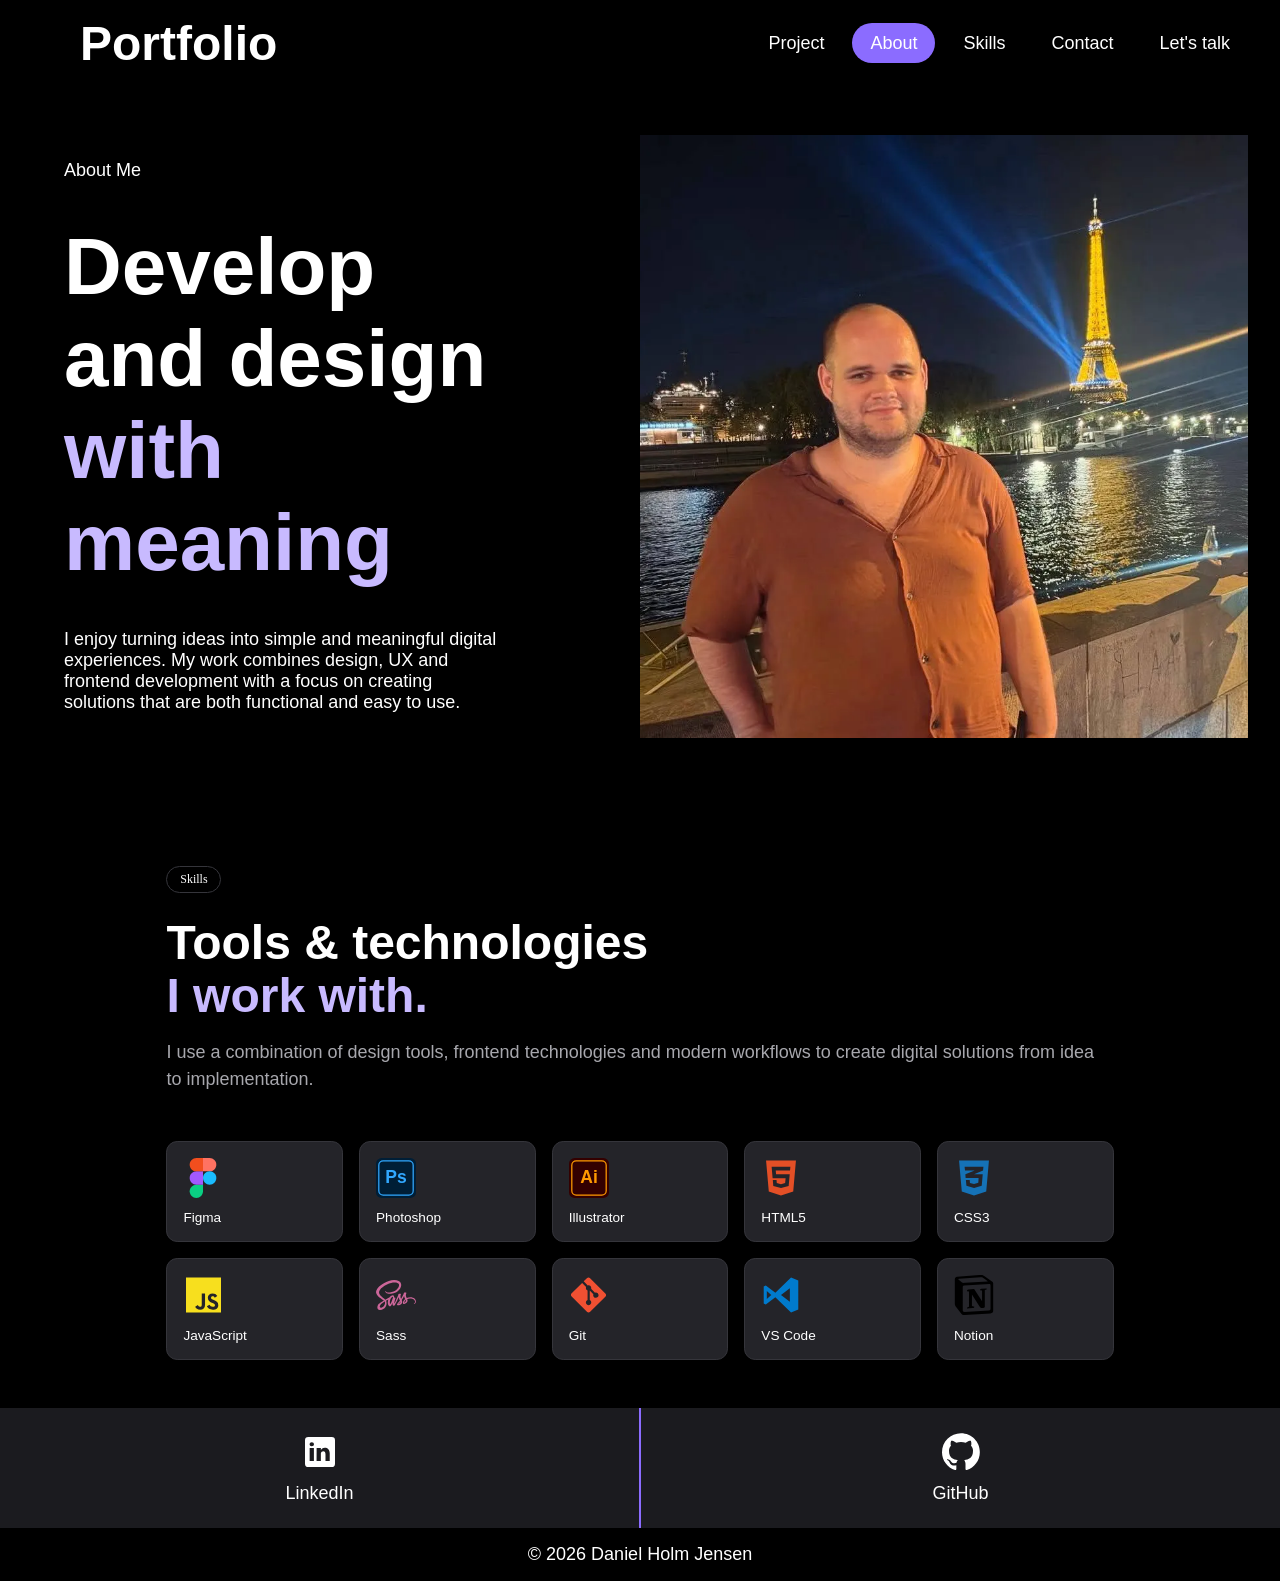
<file: about.html>
<!DOCTYPE html>
<html lang="en">

<head>
    <meta charset="UTF-8">
    <meta name="viewport" content="width=device-width, initial-scale=1.0">

    <title>Portfolio | Daniel Holm Jensen</title>

    <link rel="stylesheet" href="/scss/style.css">
</head>

<body class="aboutme-page">

    <header>

        <h2 class="portfolio"><a href="index.html">Portfolio</a></h2>

        <button
            class="menu-button"
            aria-label="Open menu"
            aria-expanded="false"
        >
            <span></span>
            <span></span>
            <span></span>
        </button>

        <nav aria-label="Main navigation">

            <ul>
                <li><a href="projects.html">Project</a></li>
                <li><a href="about.html">About</a></li>
                <li><a href="about.html#skills">Skills</a></li>
                <li><a href="contact.html">Contact</a></li>
                <li><a href="contact.html">Let's talk</a></li>
            </ul>

            <span class="nav-markering"></span>

        </nav>

    </header>


    <main>

        <div class="aboutme-top">

            <div class="aboutme-text">

                <p>About Me</p>

                <h1>
                    Develop and design
                    <span>with meaning</span>
                </h1>

                <p>
                    I enjoy turning ideas into simple and meaningful digital experiences.
                    My work combines design, UX and frontend development with a focus on
                    creating solutions that are both functional and easy to use.
                </p>

            </div>


            <div class="aboutme-image">

                <img
                    src="/img/pfp.webp"
                    alt="Daniel Holm Jensen"
                >

            </div>

        </div>


        <div class="skill-main">

            <section class="skills" id="skills">

                <span class="skills-label">Skills</span>

                <div class="skills-intro">

                    <h2>
                        Tools & technologies<br>
                        <span>I work with.</span>
                    </h2>

                    <p>
                        I use a combination of design tools, frontend technologies and
                        modern workflows to create digital solutions from idea to implementation.
                    </p>

                </div>


                <div class="skills-grid">

                    <div class="skill-card">
                        <img src="/img/figma.svg" alt="Figma logo">
                        <p>Figma</p>
                    </div>

                    <div class="skill-card">
                        <img src="/img/photoshop.svg" alt="Photoshop logo">
                        <p>Photoshop</p>
                    </div>

                    <div class="skill-card">
                        <img src="/img/illustrator.svg" alt="Illustrator logo">
                        <p>Illustrator</p>
                    </div>

                    <div class="skill-card">
                        <img src="/img/html.svg" alt="HTML5 logo">
                        <p>HTML5</p>
                    </div>

                    <div class="skill-card">
                        <img src="/img/css.svg" alt="CSS3 logo">
                        <p>CSS3</p>
                    </div>

                    <div class="skill-card">
                        <img src="/img/javascript.svg" alt="JavaScript logo">
                        <p>JavaScript</p>
                    </div>

                    <div class="skill-card">
                        <img src="/img/sass.svg" alt="Sass logo">
                        <p>Sass</p>
                    </div>

                    <div class="skill-card">
                        <img src="/img/git.svg" alt="Git logo">
                        <p>Git</p>
                    </div>

                    <div class="skill-card">
                        <img src="/img/vscode.svg" alt="Visual Studio Code logo">
                        <p>VS Code</p>
                    </div>

                    <div class="skill-card">
                        <img src="/img/notion.svg" alt="Notion logo">
                        <p>Notion</p>
                    </div>

                </div>

            </section>

        </div>

    </main>


    <footer>

        <div class="footer-links">

            <a
                class="footer-box"
                href="https://www.linkedin.com/in/daniel-holm-jensen/"
                target="_blank"
                rel="noopener noreferrer"
                aria-label="Visit my LinkedIn"
            >

                <svg viewBox="0 0 24 24" aria-hidden="true">

                    <path d="M19 3A2 2 0 0 1 21 5V19A2 2 0 0 1 19 21H5A2 2 0 0 1 3 19V5A2 2 0 0 1 5 3H19M8.34 17.34V9.67H5.79V17.34H8.34M7.06 8.62C7.88 8.62 8.38 8.08 8.38 7.4C8.36 6.7 7.88 6.18 7.08 6.18C6.28 6.18 5.76 6.7 5.76 7.4C5.76 8.08 6.26 8.62 7.03 8.62H7.06M12.52 17.34V13.06C12.52 12.83 12.54 12.6 12.61 12.43C12.8 11.97 13.23 11.5 13.96 11.5C14.91 11.5 15.29 12.2 15.29 13.23V17.34H17.84V12.93C17.84 10.57 16.58 9.47 14.89 9.47C13.53 9.47 12.92 10.22 12.58 10.75H12.52V9.67H9.97C10 10.38 9.97 17.34 9.97 17.34H12.52Z"/>

                </svg>

                <span>LinkedIn</span>

            </a>


            <a
                class="footer-box"
                href="https://github.com/DanziiiiiM?tab=repositories"
                target="_blank"
                rel="noopener noreferrer"
                aria-label="Visit my GitHub"
            >

                <svg viewBox="0 0 24 24" aria-hidden="true">

                    <path d="M12 .7C5.7.7.6 5.8.6 12.1C.6 17.1 3.9 21.3 8.4 22.8C9 22.9 9.2 22.5 9.2 22.2V20C6 20.7 5.3 18.6 5.3 18.6C4.8 17.3 4 17 4 17C2.9 16.3 4.1 16.3 4.1 16.3C5.3 16.4 5.9 17.5 5.9 17.5C7 19.3 8.7 18.8 9.3 18.5C9.4 17.7 9.7 17.2 10.1 16.9C7.5 16.6 4.8 15.6 4.8 11.3C4.8 10.1 5.2 9.1 6 8.3C5.9 8 5.5 6.8 6.1 5.2C6.1 5.2 7.1 4.9 9.2 6.4C10.1 6.1 11.1 6 12 6C12.9 6 13.9 6.1 14.8 6.4C16.9 4.9 17.9 5.2 17.9 5.2C18.5 6.8 18.1 8 18 8.3C18.8 9.1 19.2 10.1 19.2 11.3C19.2 15.6 16.5 16.6 13.9 16.9C14.3 17.3 14.7 18 14.7 19.1V22.2C14.7 22.5 14.9 22.9 15.5 22.8C20 21.3 23.3 17.1 23.3 12.1C23.4 5.8 18.3.7 12 .7Z"/>

                </svg>

                <span>GitHub</span>

            </a>

        </div>


        <div class="footer-bottom">
            <p>© 2026 Daniel Holm Jensen</p>
        </div>

    </footer>


    <script type="module" src="/js/main.js"></script>

</body>

</html>
</file>
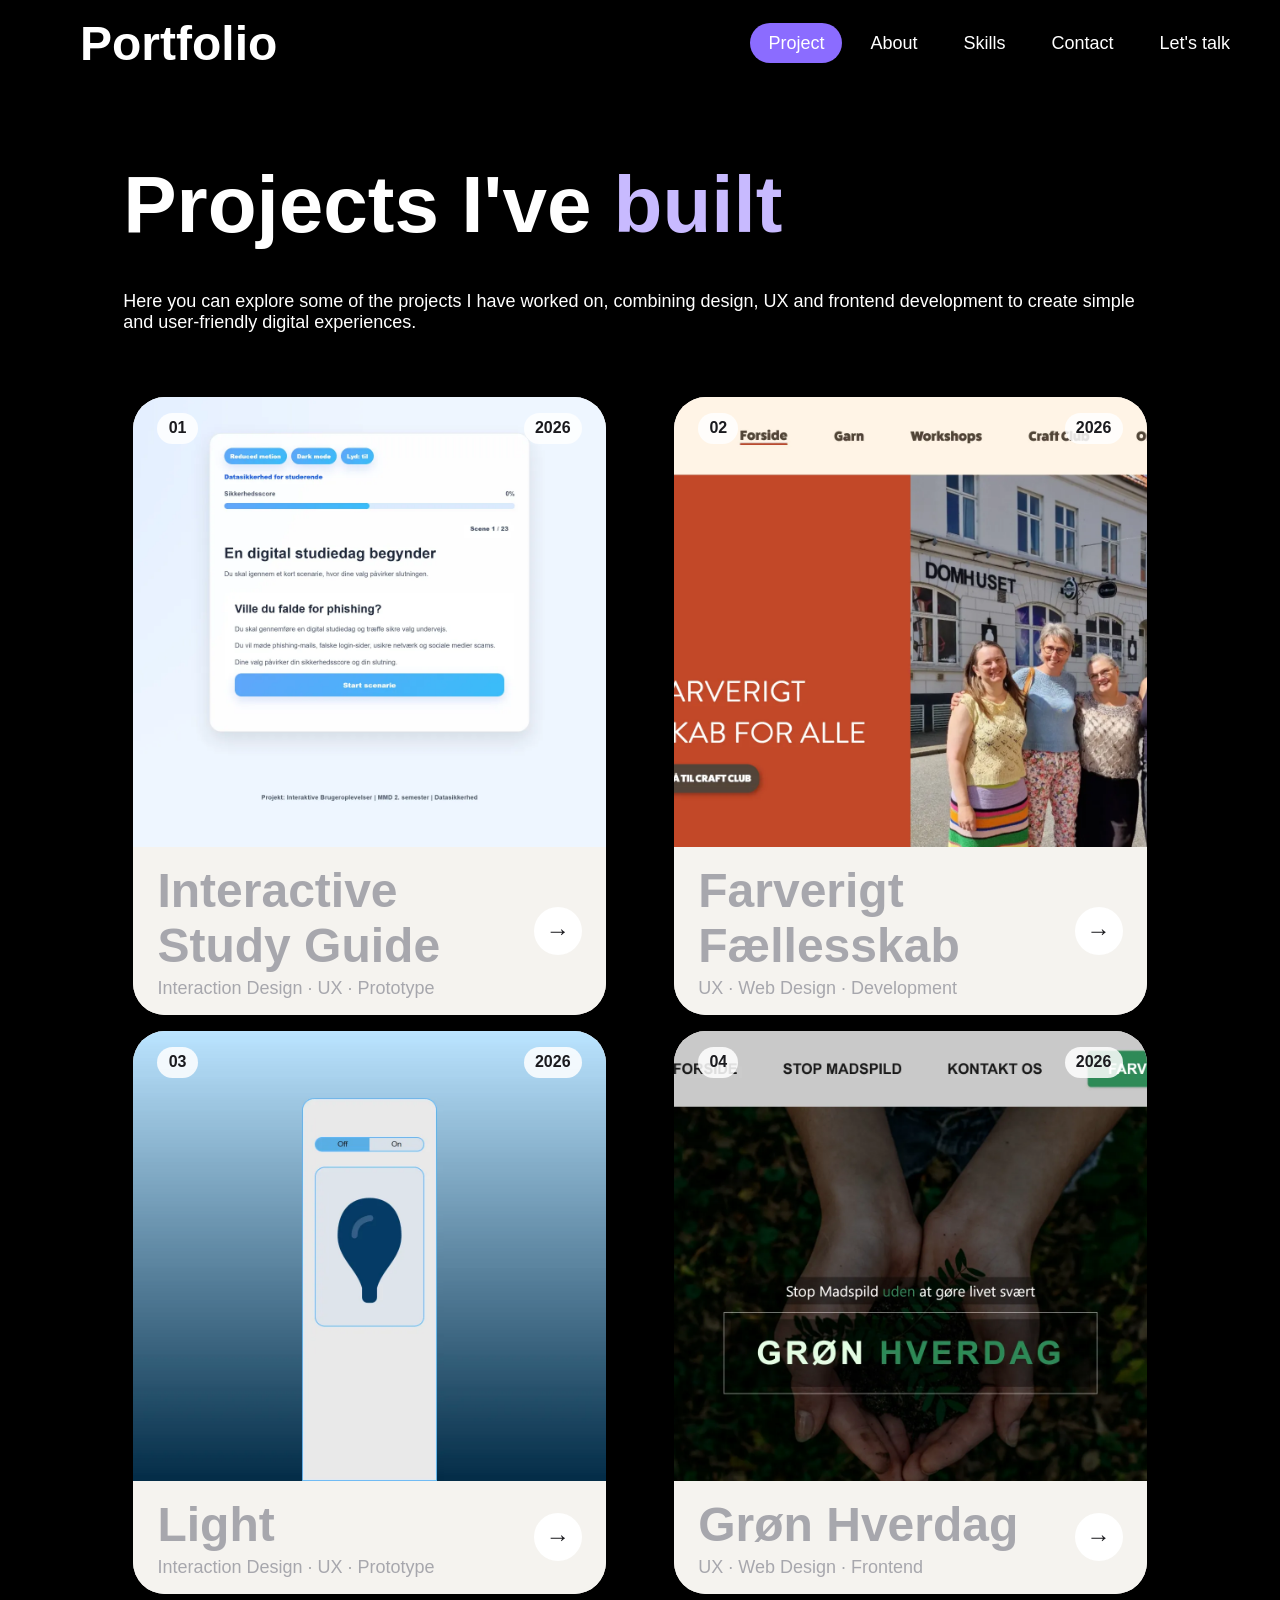
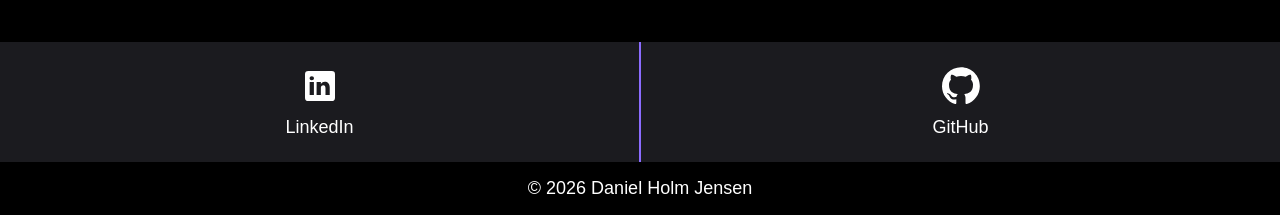
<file: projects.html>
<!DOCTYPE html>
<html lang="en">

<head>
    <meta charset="UTF-8">
    <meta name="viewport" content="width=device-width, initial-scale=1.0">

    <title>Projects | Daniel Holm Jensen</title>

    <link rel="stylesheet" href="/scss/style.css">
</head>

<body class="projects-page">

    <header>

        <h2 class="portfolio"><a href="index.html">Portfolio</a></h2>

        <button
            class="menu-button"
            aria-label="Open menu"
            aria-expanded="false"
        >
            <span></span>
            <span></span>
            <span></span>
        </button>

        <nav aria-label="Main navigation">

            <ul>
                <li><a href="projects.html">Project</a></li>
                <li><a href="about.html">About</a></li>
                <li><a href="about.html#skills">Skills</a></li>
                <li><a href="contact.html">Contact</a></li>
                <li><a href="contact.html">Let's talk</a></li>
            </ul>

            <span class="nav-markering"></span>

        </nav>

    </header>


    <main class="projects">

        <section class="text-controls-work">

            <h1>
                Projects I've <span>built</span>
            </h1>

            <p>
                Here you can explore some of the projects I have worked on,
                combining design, UX and frontend development to create simple
                and user-friendly digital experiences.
            </p>

        </section>


        <div class="case-controls">

            <!-- PROJECT 1 -->
            <article class="case">

                <div class="case-image i">

                    <div class="inside-div">
                        <p>01</p>
                        <p>2026</p>
                    </div>

                </div>

                <div class="project-bar">

                    <div class="project-info">

                        <h2>Interactive Study Guide</h2>

                        <p>
                            Interaction Design · UX · Prototype
                        </p>

                    </div>

                    <a
                        href="case-1.html"
                        class="project-arrow"
                        aria-label="View Interactive Study Guide"
                    >
                        →
                    </a>

                </div>

            </article>


            <!-- PROJECT 2 -->
            <article class="case">

                <div class="case-image ii">

                    <div class="inside-div">
                        <p>02</p>
                        <p>2026</p>
                    </div>

                </div>

                <div class="project-bar">

                    <div class="project-info">

                        <h2>Farverigt Fællesskab</h2>

                        <p>
                            UX · Web Design · Development
                        </p>

                    </div>

                    <a
                        href="case-2.html"
                        class="project-arrow"
                        aria-label="View Farverigt Fællesskab"
                    >
                        →
                    </a>

                </div>

            </article>


            <!-- PROJECT 3 -->
            <article class="case">

                <div class="case-image iii">

                    <div class="inside-div">
                        <p>03</p>
                        <p>2026</p>
                    </div>

                </div>

                <div class="project-bar">

                    <div class="project-info">

                        <h2>Light</h2>

                        <p>
                            Interaction Design · UX · Prototype
                        </p>

                    </div>

                    <a
                        href="case-3.html"
                        class="project-arrow"
                        aria-label="View Light project"
                    >
                        →
                    </a>

                </div>

            </article>


            <!-- PROJECT 4 -->
            <article class="case">

                <div class="case-image iv">

                    <div class="inside-div">
                        <p>04</p>
                        <p>2026</p>
                    </div>

                </div>

                <div class="project-bar">

                    <div class="project-info">

                        <h2>Grøn Hverdag</h2>

                        <p>
                            UX · Web Design · Frontend
                        </p>

                    </div>

                    <a
                        href="case-4.html"
                        class="project-arrow"
                        aria-label="View Grøn Hverdag"
                    >
                        →
                    </a>

                </div>

            </article>

        </div>

    </main>


    <footer>

        <div class="footer-links">

            <a
                class="footer-box"
                href="https://www.linkedin.com/in/daniel-holm-jensen/"
                target="_blank"
                rel="noopener noreferrer"
                aria-label="Visit my LinkedIn"
            >

                <svg viewBox="0 0 24 24" aria-hidden="true">
                    <path d="M19 3A2 2 0 0 1 21 5V19A2 2 0 0 1 19 21H5A2 2 0 0 1 3 19V5A2 2 0 0 1 5 3H19M8.34 17.34V9.67H5.79V17.34H8.34M7.06 8.62C7.88 8.62 8.38 8.08 8.38 7.4C8.36 6.7 7.88 6.18 7.08 6.18C6.28 6.18 5.76 6.7 5.76 7.4C5.76 8.08 6.26 8.62 7.03 8.62H7.06M12.52 17.34V13.06C12.52 12.83 12.54 12.6 12.61 12.43C12.8 11.97 13.23 11.5 13.96 11.5C14.91 11.5 15.29 12.2 15.29 13.23V17.34H17.84V12.93C17.84 10.57 16.58 9.47 14.89 9.47C13.53 9.47 12.92 10.22 12.58 10.75H12.52V9.67H9.97C10 10.38 9.97 17.34 9.97 17.34H12.52Z"/>
                </svg>

                <span>LinkedIn</span>

            </a>


            <a
                class="footer-box"
                href="https://github.com/DanziiiiiM?tab=repositories"
                target="_blank"
                rel="noopener noreferrer"
                aria-label="Visit my GitHub"
            >

                <svg viewBox="0 0 24 24" aria-hidden="true">
                    <path d="M12 .7C5.7.7.6 5.8.6 12.1C.6 17.1 3.9 21.3 8.4 22.8C9 22.9 9.2 22.5 9.2 22.2V20C6 20.7 5.3 18.6 5.3 18.6C4.8 17.3 4 17 4 17C2.9 16.3 4.1 16.3 4.1 16.3C5.3 16.4 5.9 17.5 5.9 17.5C7 19.3 8.7 18.8 9.3 18.5C9.4 17.7 9.7 17.2 10.1 16.9C7.5 16.6 4.8 15.6 4.8 11.3C4.8 10.1 5.2 9.1 6 8.3C5.9 8 5.5 6.8 6.1 5.2C6.1 5.2 7.1 4.9 9.2 6.4C10.1 6.1 11.1 6 12 6C12.9 6 13.9 6.1 14.8 6.4C16.9 4.9 17.9 5.2 17.9 5.2C18.5 6.8 18.1 8 18 8.3C18.8 9.1 19.2 10.1 19.2 11.3C19.2 15.6 16.5 16.6 13.9 16.9C14.3 17.3 14.7 18 14.7 19.1V22.2C14.7 22.5 14.9 22.9 15.5 22.8C20 21.3 23.3 17.1 23.3 12.1C23.4 5.8 18.3.7 12 .7Z"/>
                </svg>

                <span>GitHub</span>

            </a>

        </div>


        <div class="footer-bottom">

            <p>© 2026 Daniel Holm Jensen</p>

        </div>

    </footer>


    <script type="module" src="/js/main.js"></script>

</body>

</html>
</file>
<file: scss/style.css>
* {
  margin: 0;
  padding: 0;
  box-sizing: border-box;
}

/* ROOTS */
:root {
  --dark-bg: #1b1b1f;
  --light-bg: #f5f3ef;
  --white-text: #ffffff;
  --dark-text: #1b1b1f;
  --grey-text: #a7a7ad;
  --purple: #8b6cff;
  --light-purple: #c8baff;
  --dark-purple: #6547d9;
  --card-bg: #242429;
  --border: #35353b;
  --white: #ffffff;
  --black: #000000;
  --font-heading:Helvetica,Arial,sans-serif;
  --font-text:"Inter",Arial,sans-serif;
  --h1-size:2rem;
  --h2-size:1.5rem;
  --h3-size:1.25rem;
  --text-size:1rem;
}

/* TYPOGRAPHY */
h1 {
  font-family: var(--font-heading);
  font-size: var(--h1-size);
  color: var(--white-text);
}

h2 {
  font-family: var(--font-heading);
  font-size: var(--h2-size);
  color: var(--grey-text);
}

h3 {
  font-family: var(--font-heading);
  font-size: var(--h3-size);
}

p, a, button {
  font-family: var(--font-text);
  font-size: var(--text-size);
}

a {
  text-decoration: none;
  color: var(--white-text);
}

span {
  color: var(--light-purple);
}

header h2 a {
  font-size: inherit;
  font-family: inherit;
  font-weight: bold;
}

/* BODY */
body {
  background-color: var(--black);
  min-height: 100vh;
  display: flex;
  flex-direction: column;
}

/* HEADER */
header {
  display: flex;
  justify-content: space-between;
  align-items: center;
  padding: 1rem 2rem;
}

/* NAV MARKERING */
.nav-markering {
  position: absolute;
  height: 40px;
  background-color: var(--purple);
  border-radius: 20px;
  top: 0;
  left: 0;
  z-index: 1;
  transition: left 0.3s ease, width 0.3s ease;
}

/* MAIN */
main {
  flex: 1;
  padding: 1rem;
}
main h1 {
  padding: 1.5rem 1rem;
}
main p {
  color: var(--white-text);
  padding: 1rem;
}
main a {
  display: inline-block;
  background-color: var(--dark-purple);
  padding: 0.8rem;
  border-radius: 1rem;
  margin-top: 1rem;
  margin-left: 1rem;
}

/* BILLEDER */
img {
  max-width: 100%;
}

/* PROJECTS SIDEN */
.text-controls-work {
  width: 90%;
  margin: 0 auto 2rem auto;
}

.case-controls {
  display: grid;
  grid-template-columns: 1fr;
  gap: 2rem;
  width: 90%;
  margin: 0 auto;
}
.case-controls .case {
  width: 100%;
  border-radius: 2rem;
  overflow: hidden;
  background-color: var(--light-bg);
}
.case-controls .case-image {
  height: 25vh;
  background-size: cover;
  background-position: center;
  background-repeat: no-repeat;
  padding: 0 1.5rem;
}
.case-controls .i {
  background-image: url("/img/interaktiv.webp");
}
.case-controls .ii {
  background-image: url("/img/gran.webp");
}
.case-controls .iii {
  background-image: url("/img/light.webp");
}
.case-controls .iv {
  background-image: url("/img/groenhverdag.webp");
}
.case-controls .inside-div {
  display: flex;
  justify-content: space-between;
  align-items: center;
}
.case-controls .inside-div p {
  color: var(--dark-text);
  background-color: rgba(255, 255, 255, 0.85);
  padding: 0.4rem 0.7rem;
  border-radius: 1rem;
  font-size: 1rem;
  font-weight: 600;
  margin-top: 1rem;
}
.case-controls .project-bar {
  display: flex;
  justify-content: space-between;
  align-items: center;
  gap: 1rem;
  background-color: var(--light-bg);
  padding: 1rem 1.5rem;
}
.case-controls .project-info h3 {
  color: var(--dark-text);
  margin: 0;
}
.case-controls .project-info p {
  color: var(--grey-text);
  padding: 0.3rem 0 0 0;
  margin: 0;
}
.case-controls .project-arrow {
  width: 3rem;
  height: 3rem;
  min-width: 3rem;
  display: flex;
  justify-content: center;
  align-items: center;
  background-color: var(--white);
  color: var(--dark-text);
  border-radius: 50%;
  padding: 0;
  margin: 0;
  font-size: 1.5rem;
}
.case-controls .project-arrow:hover {
  background-color: var(--light-purple);
}

/* SKILLS */
.skills {
  width: 90%;
  margin: 4rem auto;
}

.skills-label {
  display: inline-block;
  color: var(--white-text);
  border: 1px solid var(--border);
  border-radius: 2rem;
  padding: 0.3rem 0.8rem;
  font-size: 0.75rem;
  margin-bottom: 1.5rem;
}

.skills-intro {
  display: flex;
  flex-direction: column;
  gap: 1rem;
  margin-bottom: 2rem;
}
.skills-intro h2 {
  color: var(--white-text);
  line-height: 1.1;
}
.skills-intro h2 span {
  color: var(--light-purple);
}
.skills-intro p {
  color: var(--grey-text);
  padding: 0;
  line-height: 1.5;
}

.skills-grid {
  display: grid;
  grid-template-columns: repeat(2, 1fr);
  gap: 1rem;
}

.skill-card {
  background-color: var(--card-bg);
  border: 1px solid var(--border);
  border-radius: 0.7rem;
  padding: 1rem;
  display: flex;
  flex-direction: column;
  align-items: flex-start;
  gap: 0.8rem;
}
.skill-card img {
  width: 2.5rem;
  height: 2.5rem;
  -o-object-fit: contain;
     object-fit: contain;
}
.skill-card p {
  color: var(--white-text);
  padding: 0;
  font-size: 0.85rem;
}

/* CONTACT */
.contact-details {
  display: flex;
  flex-direction: column;
  align-items: flex-start;
  gap: 1rem;
  margin-top: 2rem;
}

.contact-email {
  display: flex;
  align-items: center;
  gap: 0.75rem;
  flex-wrap: wrap;
}

.contact-pill {
  display: inline-flex;
  align-items: center;
  gap: 0.6rem;
  width: -moz-fit-content;
  width: fit-content;
  background-color: var(--dark-purple);
  color: var(--white-text);
  padding: 0.9rem 1rem;
  margin: 0;
  border-radius: 1rem;
  text-decoration: none;
  font-weight: 500;
}
.contact-pill:hover {
  background-color: var(--purple);
}

.contact-icon {
  display: inline-flex;
  align-items: center;
  justify-content: center;
  color: var(--light-purple);
}

.copy-email {
  width: -moz-fit-content;
  width: fit-content;
  background-color: transparent;
  color: var(--white-text);
  border: 2px solid var(--purple);
  border-radius: 1rem;
  padding: 0.85rem 1rem;
  margin: 0;
  cursor: pointer;
  font-family: var(--font-text);
  font-size: var(--text-size);
  transition: 0.3s ease;
}
.copy-email:hover {
  background-color: var(--purple);
}

.copy-message {
  color: var(--light-purple);
  font-size: 0.95rem;
  font-weight: 600;
}

.contact-location {
  display: flex;
  align-items: center;
  gap: 0.6rem;
  color: var(--white-text);
  padding: 0;
  margin: 0;
}

/* FOOTER */
footer {
  width: 100%;
}
footer .footer-links {
  display: grid;
  grid-template-columns: 1fr;
  gap: 2px;
  background-color: var(--purple);
}
footer .footer-box {
  min-height: 100px;
  display: flex;
  flex-direction: column;
  justify-content: center;
  align-items: center;
  gap: 0.7rem;
  background-color: var(--dark-bg);
  color: var(--white-text);
  text-decoration: none;
  transition: 0.3s ease;
}
footer .footer-box svg {
  width: 35px;
  height: 35px;
  fill: var(--white);
}
footer .footer-box span {
  color: var(--white-text);
}
footer .footer-box:hover {
  background-color: var(--dark-purple);
}
footer .footer-bottom {
  width: 100%;
  background-color: var(--black);
  text-align: center;
}
footer .footer-bottom p {
  color: var(--white-text);
  margin: 0;
  padding: 1rem;
}

/*CASE MAIN OPBYGNING*/
.case-main {
  display: block;
}

.case-images {
  width: 100%;
}
.case-images img {
  width: 100%;
  display: block;
  border-radius: 2rem;
}

.case-text {
  display: flex;
  flex-direction: column;
  margin-top: 1rem;
}

.case-text h3 {
  color: var(--white-text);
  margin-top: 1rem;
}

.case-tags {
  display: flex;
  justify-content: flex-start;
  gap: 1rem;
  color: var(--white-text);
  list-style: none;
  flex-wrap: wrap;
}

.case-tags li {
  padding: 0.2rem 1.5rem;
  border: 2px solid var(--white);
  border-radius: 2rem;
}

/*About me*/
/* MOBIL OG TABLET NAVIGATION */
@media screen and (max-width: 1023px) {
  header {
    position: relative;
  }
  .menu-button {
    display: flex;
    flex-direction: column;
    gap: 5px;
    background: none;
    border: none;
    cursor: pointer;
  }
  .menu-button span {
    width: 25px;
    height: 2px;
    background-color: var(--white-text);
  }
  nav {
    display: none;
    position: absolute;
    top: 100%;
    left: 0;
    width: 100%;
    background-color: var(--dark-bg);
    z-index: 10;
  }
  nav ul {
    display: flex;
    flex-direction: column;
    padding: 20px;
    list-style: none;
  }
  nav a {
    display: block;
    padding: 15px 0;
    color: var(--white-text);
    text-decoration: none;
  }
  nav.open {
    display: block;
  }
  .nav-markering {
    display: none;
  }
}
.case-images img {
  cursor: pointer;
}

.lightbox {
  position: fixed;
  inset: 0;
  background-color: rgba(0, 0, 0, 0.9);
  display: none;
  justify-content: center;
  align-items: center;
  padding: 2rem;
  z-index: 1000;
}

.lightbox.open {
  display: flex;
}

.lightbox-image {
  max-width: 90%;
  max-height: 85vh;
  -o-object-fit: contain;
     object-fit: contain;
}

.lightbox-close {
  position: absolute;
  top: 2rem;
  right: 2rem;
  width: 3rem;
  height: 3rem;
  border: none;
  border-radius: 50%;
  background-color: var(--white);
  color: var(--black);
  font-size: 2rem;
  cursor: pointer;
}

/* TABLET */
@media screen and (min-width: 768px) {
  :root {
    --h1-size:3.5rem;
    --h2-size:2.5rem;
    --h3-size:1.5rem;
    --text-size:1rem;
  }
  .case-controls .case {
    width: 80%;
    margin: 0 auto;
  }
  .case-controls .case-image {
    height: 40vh;
  }
  .case-tags {
    padding: 0 0.5rem;
    gap: 0.5rem;
  }
}
.skills-grid {
  grid-template-columns: repeat(3, 1fr);
}

/* DESKTOP */
@media screen and (min-width: 1024px) {
  :root {
    --h1-size:5rem;
    --h2-size:3rem;
    --h3-size:1.75rem;
    --text-size:1.125rem;
  }
  body {
    min-height: 100vh;
    display: grid;
    grid-template-columns: 60% 40%;
    grid-template-rows: auto 1fr auto;
  }
  /* HEADER */
  .menu-button {
    display: none;
  }
  header {
    grid-column: 1/-1;
    display: flex;
    justify-content: space-between;
    align-items: center;
    padding: 1em 2em;
  }
  header h2 {
    padding-left: 1em;
  }
  header h2 a {
    font-size: inherit;
    font-family: inherit;
    font-weight: bold;
  }
  nav {
    position: relative;
  }
  nav ul {
    display: flex;
    gap: 10px;
    list-style: none;
  }
  nav a {
    position: relative;
    z-index: 2;
    display: block;
    padding: 10px 18px;
    text-decoration: none;
    color: var(--white-text);
  }
  /* FORSIDE */
  body:not(.aboutme-page) main:not(.projects):not(.case-main):not(.contact-main) {
    grid-column: 1;
    grid-row: 2;
    display: flex;
    flex-direction: column;
    justify-content: center;
    padding: 3rem;
  }
  body:not(.aboutme-page) main:not(.projects):not(.case-main):not(.contact-main) a {
    align-self: flex-start;
    width: -moz-fit-content;
    width: fit-content;
  }
  .hero-image {
    grid-column: 2;
    grid-row: 2;
    overflow: hidden;
    display: flex;
    justify-content: center;
    align-items: center;
  }
  .hero-image img {
    width: 100%;
    height: 100%;
    -o-object-fit: cover;
       object-fit: cover;
    transform: rotate(-90deg) scale(1.4);
  }
  /* PROJECTS SIDEN */
  main.projects {
    grid-column: 1/-1;
    grid-row: 2;
    display: block;
    width: 100%;
    padding: 3rem;
  }
  .projects .text-controls-work {
    width: 90%;
    margin: 0 auto 3rem auto;
  }
  .projects .case-controls {
    grid-template-columns: repeat(2, 1fr);
    gap: 1rem;
    width: 90%;
    margin: 0 auto;
  }
  .projects .case {
    width: 90%;
    margin: 0 auto;
  }
  .projects .case-image {
    height: 50vh;
  }
  .project-bar {
    padding: 1.25rem 1.5rem;
  }
  .project-arrow {
    width: 3.5rem;
    height: 3.5rem;
    min-width: 3.5rem;
  }
  /* CASE SIDE */
  .case-main {
    grid-column: 1/-1;
    grid-row: 2;
    display: grid;
    grid-template-columns: 40% 60%;
    gap: 3rem;
    align-items: start;
    width: 100%;
    padding: 3rem;
  }
  .case-text {
    grid-column: 1;
  }
  .case-images {
    grid-column: 2;
  }
  .case-images img {
    width: 100%;
  }
  .aboutme-top {
    width: calc(100vw - 6rem);
    display: grid;
    grid-template-columns: 40% 60%;
    align-items: center;
    gap: 3rem;
  }
  .aboutme-text {
    grid-column: 1;
    max-width: 35rem;
  }
  .aboutme-image {
    grid-column: 2;
    justify-self: end;
  }
  .aboutme-image img {
    width: 100%;
    max-width: 40rem;
    display: block;
    padding-right: 2rem;
  }
  /* CONTACT DESKTOP */
}
@media screen and (min-width: 1024px) and (min-width: 1024px) {
  main.contact-main {
    grid-column: 1/-1;
    grid-row: 2;
    width: 100%;
    padding: 4rem;
    display: grid;
    grid-template-columns: 1fr 1fr;
    gap: 4rem;
    align-items: center;
  }
  .contact-content {
    grid-column: 1;
    width: 100%;
    max-width: 40rem;
  }
  .contact-image {
    grid-column: 2;
    width: 100%;
    max-width: 40rem;
    justify-self: end;
    margin-top: 0;
  }
  .contact-image img {
    width: 100%;
    height: auto;
  }
}
@media screen and (min-width: 1024px) {
  .aboutme-page main {
    grid-column: 1/-1;
    grid-row: 2;
    display: block;
    width: 100%;
    padding: 3rem;
  }
  .aboutme-page .skill-main {
    width: 100%;
    margin-top: 8rem;
  }
  .aboutme-page .skills {
    width: 80%;
    max-width: 70rem;
    margin: 0 auto;
  }
  .aboutme-page .skills-intro {
    width: 100%;
    margin-bottom: 3rem;
  }
  .aboutme-page .skills-grid {
    width: 100%;
    display: grid;
    grid-template-columns: repeat(5, 1fr);
    gap: 1rem;
  }
}
@media screen and (min-width: 1024px) {
  /* FOOTER */
  footer {
    grid-column: 1/-1;
  }
  footer .footer-links {
    grid-template-columns: 1fr 1fr;
  }
  footer .footer-box {
    min-height: 120px;
  }
  footer .footer-box svg {
    width: 40px;
    height: 40px;
  }
}/*# sourceMappingURL=style.css.map */
</file>
